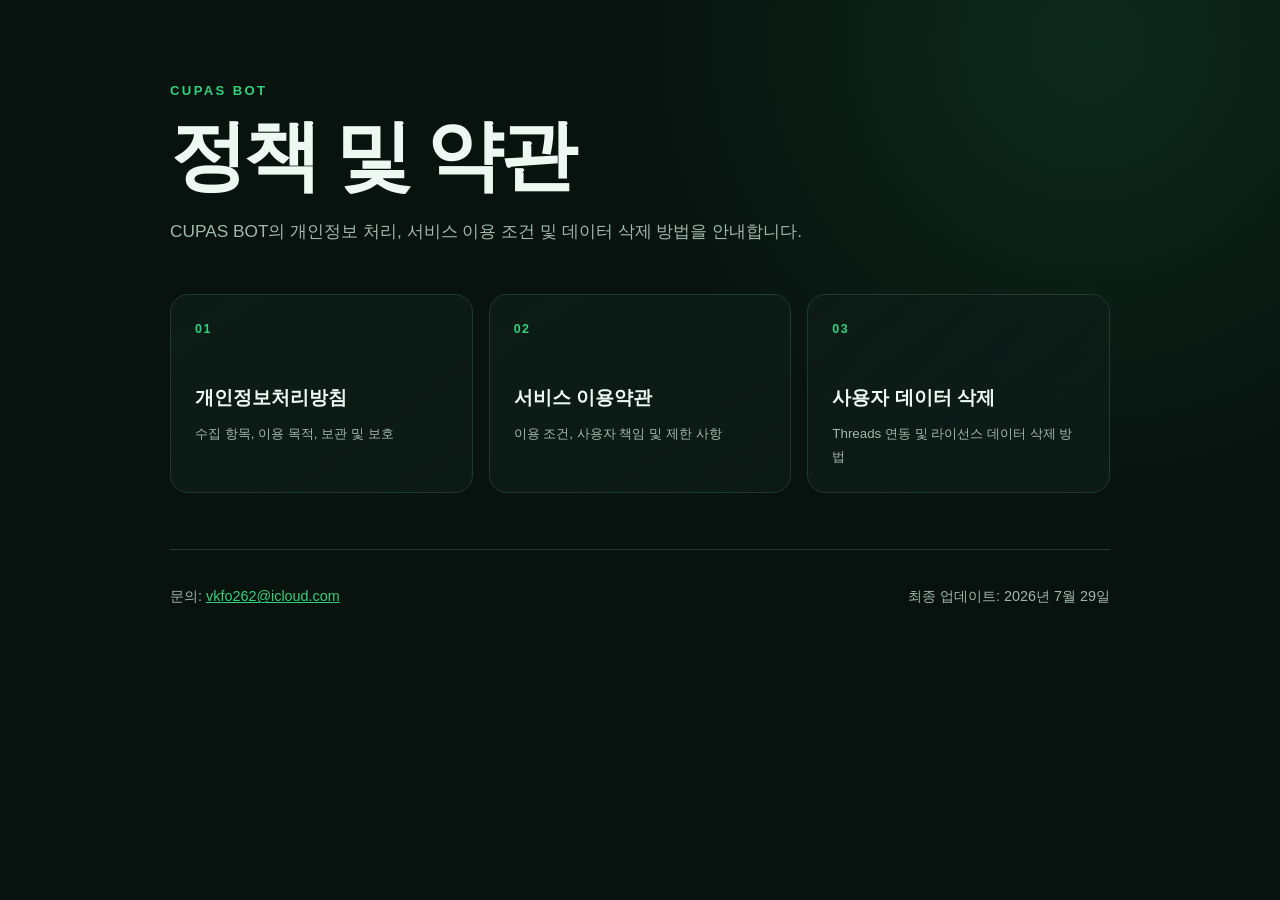
<file: index.html>
<!doctype html>
<html lang="ko">
<head>
  <meta charset="utf-8">
  <meta name="viewport" content="width=device-width, initial-scale=1">
  <meta name="description" content="CUPAS BOT 개인정보처리방침, 서비스 이용약관 및 사용자 데이터 삭제 안내">
  <title>CUPAS BOT | 정책 및 약관</title>
  <link rel="stylesheet" href="styles.css">
</head>
<body>
  <main class="shell">
    <header class="hero">
      <p class="eyebrow">CUPAS BOT</p>
      <h1>정책 및 약관</h1>
      <p class="lead">CUPAS BOT의 개인정보 처리, 서비스 이용 조건 및 데이터 삭제 방법을 안내합니다.</p>
    </header>

    <nav class="cards" aria-label="정책 문서">
      <a class="card" href="privacy.html">
        <span>01</span>
        <strong>개인정보처리방침</strong>
        <small>수집 항목, 이용 목적, 보관 및 보호</small>
      </a>
      <a class="card" href="terms.html">
        <span>02</span>
        <strong>서비스 이용약관</strong>
        <small>이용 조건, 사용자 책임 및 제한 사항</small>
      </a>
      <a class="card" href="deletion.html">
        <span>03</span>
        <strong>사용자 데이터 삭제</strong>
        <small>Threads 연동 및 라이선스 데이터 삭제 방법</small>
      </a>
    </nav>

    <footer>
      <p>문의: <a href="mailto:vkfo262@icloud.com">vkfo262@icloud.com</a></p>
      <p>최종 업데이트: 2026년 7월 29일</p>
    </footer>
  </main>
</body>
</html>
</file>
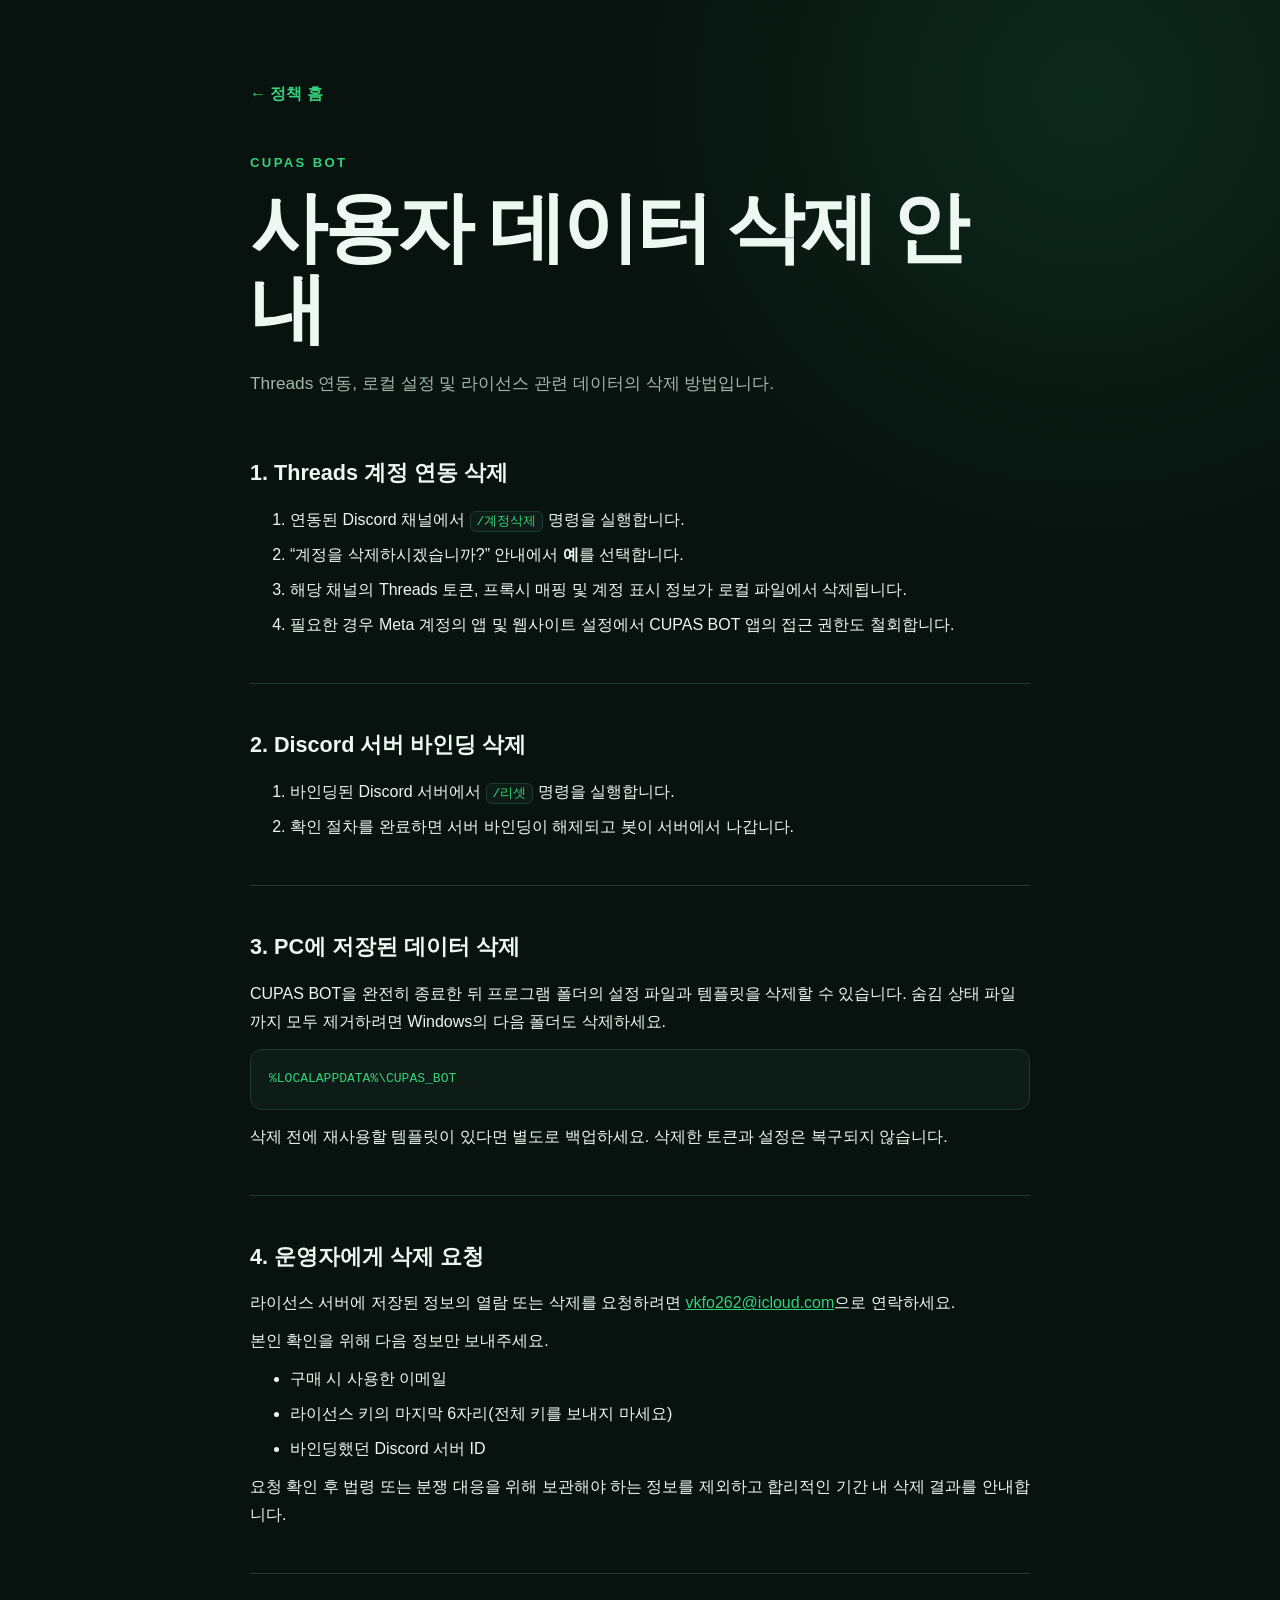
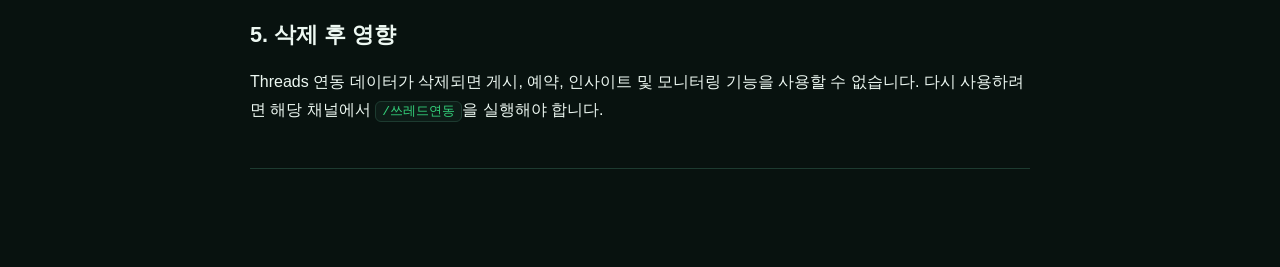
<file: deletion.html>
<!doctype html>
<html lang="ko">
<head>
  <meta charset="utf-8">
  <meta name="viewport" content="width=device-width, initial-scale=1">
  <meta name="description" content="CUPAS BOT 사용자 데이터 삭제 안내">
  <title>사용자 데이터 삭제 | CUPAS BOT</title>
  <link rel="stylesheet" href="styles.css">
</head>
<body>
  <main class="shell document">
    <a class="back" href="index.html">← 정책 홈</a>
    <header>
      <p class="eyebrow">CUPAS BOT</p>
      <h1>사용자 데이터 삭제 안내</h1>
      <p class="lead">Threads 연동, 로컬 설정 및 라이선스 관련 데이터의 삭제 방법입니다.</p>
    </header>

    <section>
      <h2>1. Threads 계정 연동 삭제</h2>
      <ol>
        <li>연동된 Discord 채널에서 <code>/계정삭제</code> 명령을 실행합니다.</li>
        <li>“계정을 삭제하시겠습니까?” 안내에서 <strong>예</strong>를 선택합니다.</li>
        <li>해당 채널의 Threads 토큰, 프록시 매핑 및 계정 표시 정보가 로컬 파일에서 삭제됩니다.</li>
        <li>필요한 경우 Meta 계정의 앱 및 웹사이트 설정에서 CUPAS BOT 앱의 접근 권한도 철회합니다.</li>
      </ol>
    </section>

    <section>
      <h2>2. Discord 서버 바인딩 삭제</h2>
      <ol>
        <li>바인딩된 Discord 서버에서 <code>/리셋</code> 명령을 실행합니다.</li>
        <li>확인 절차를 완료하면 서버 바인딩이 해제되고 봇이 서버에서 나갑니다.</li>
      </ol>
    </section>

    <section>
      <h2>3. PC에 저장된 데이터 삭제</h2>
      <p>CUPAS BOT을 완전히 종료한 뒤 프로그램 폴더의 설정 파일과 템플릿을 삭제할 수 있습니다. 숨김 상태 파일까지 모두 제거하려면 Windows의 다음 폴더도 삭제하세요.</p>
      <pre><code>%LOCALAPPDATA%\CUPAS_BOT</code></pre>
      <p>삭제 전에 재사용할 템플릿이 있다면 별도로 백업하세요. 삭제한 토큰과 설정은 복구되지 않습니다.</p>
    </section>

    <section>
      <h2>4. 운영자에게 삭제 요청</h2>
      <p>라이선스 서버에 저장된 정보의 열람 또는 삭제를 요청하려면 <a href="mailto:vkfo262@icloud.com">vkfo262@icloud.com</a>으로 연락하세요.</p>
      <p>본인 확인을 위해 다음 정보만 보내주세요.</p>
      <ul>
        <li>구매 시 사용한 이메일</li>
        <li>라이선스 키의 마지막 6자리(전체 키를 보내지 마세요)</li>
        <li>바인딩했던 Discord 서버 ID</li>
      </ul>
      <p>요청 확인 후 법령 또는 분쟁 대응을 위해 보관해야 하는 정보를 제외하고 합리적인 기간 내 삭제 결과를 안내합니다.</p>
    </section>

    <section>
      <h2>5. 삭제 후 영향</h2>
      <p>Threads 연동 데이터가 삭제되면 게시, 예약, 인사이트 및 모니터링 기능을 사용할 수 없습니다. 다시 사용하려면 해당 채널에서 <code>/쓰레드연동</code>을 실행해야 합니다.</p>
    </section>
  </main>
</body>
</html>
</file>
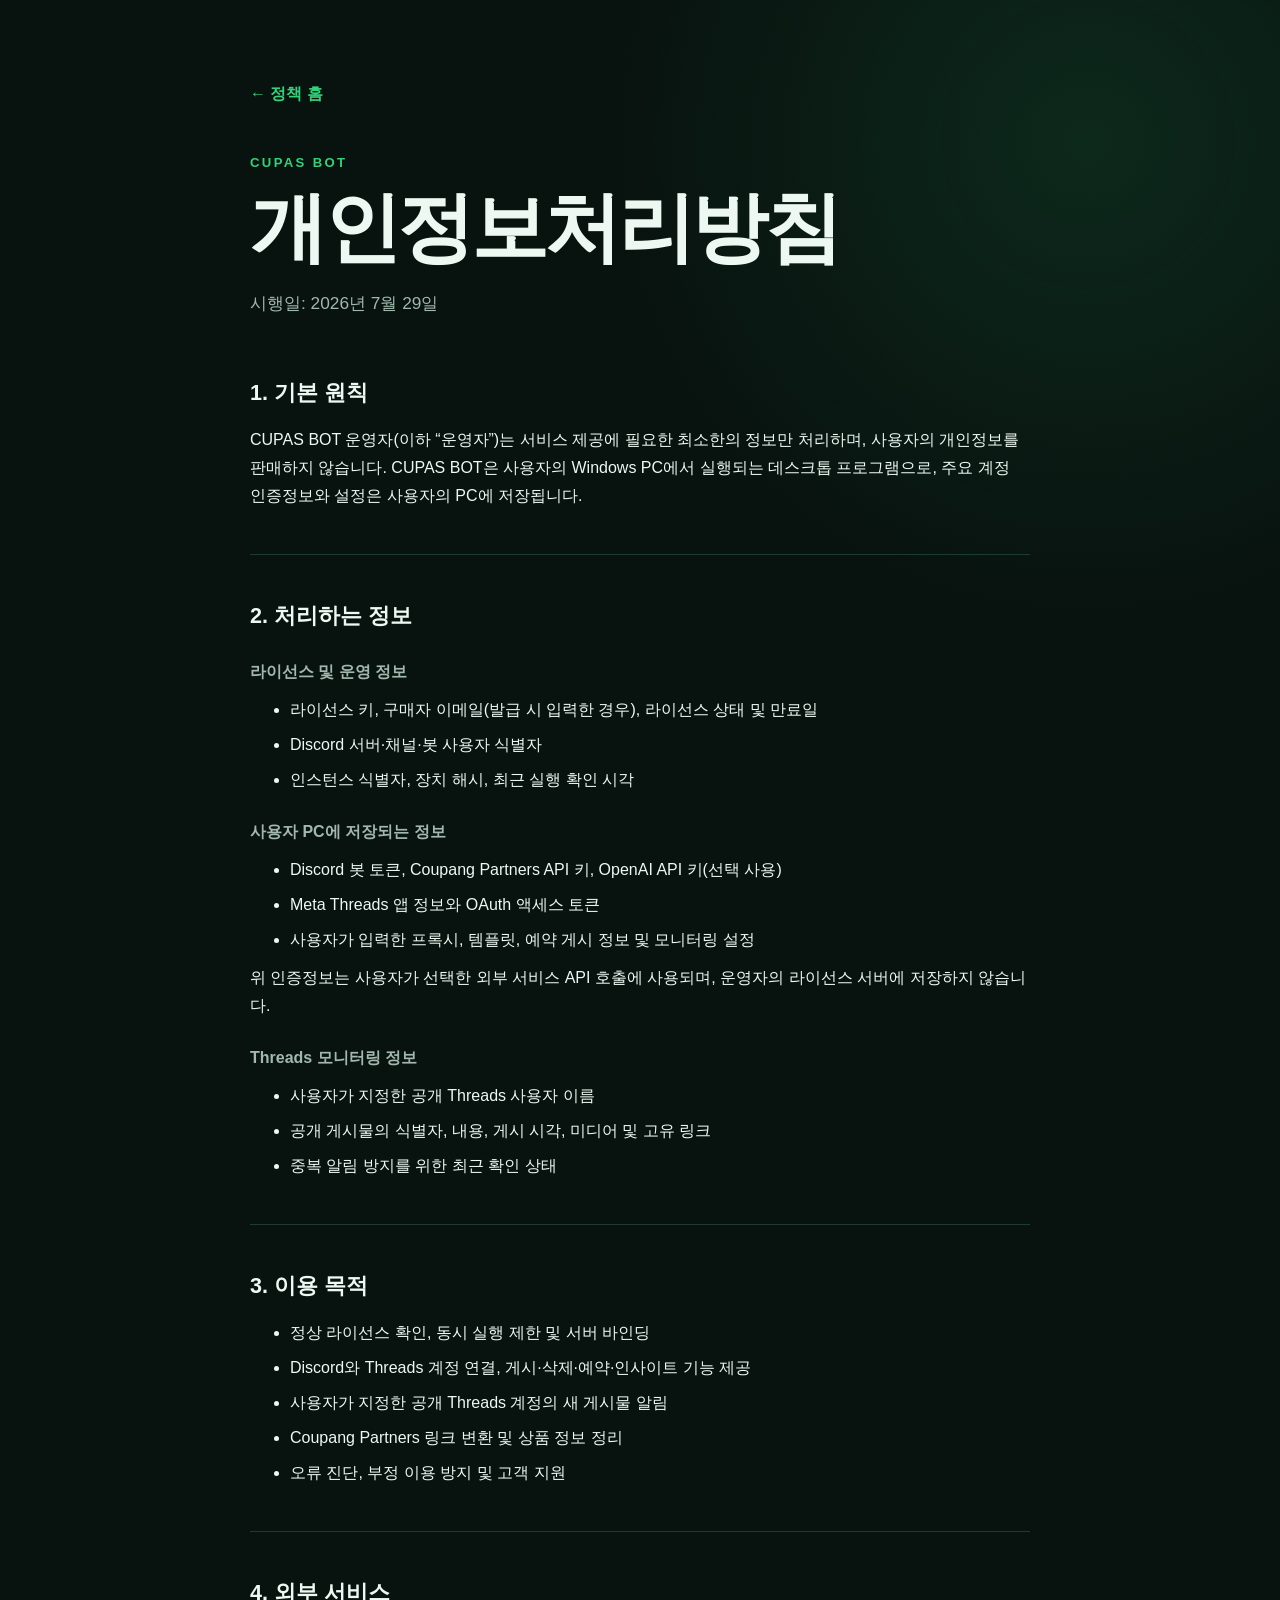
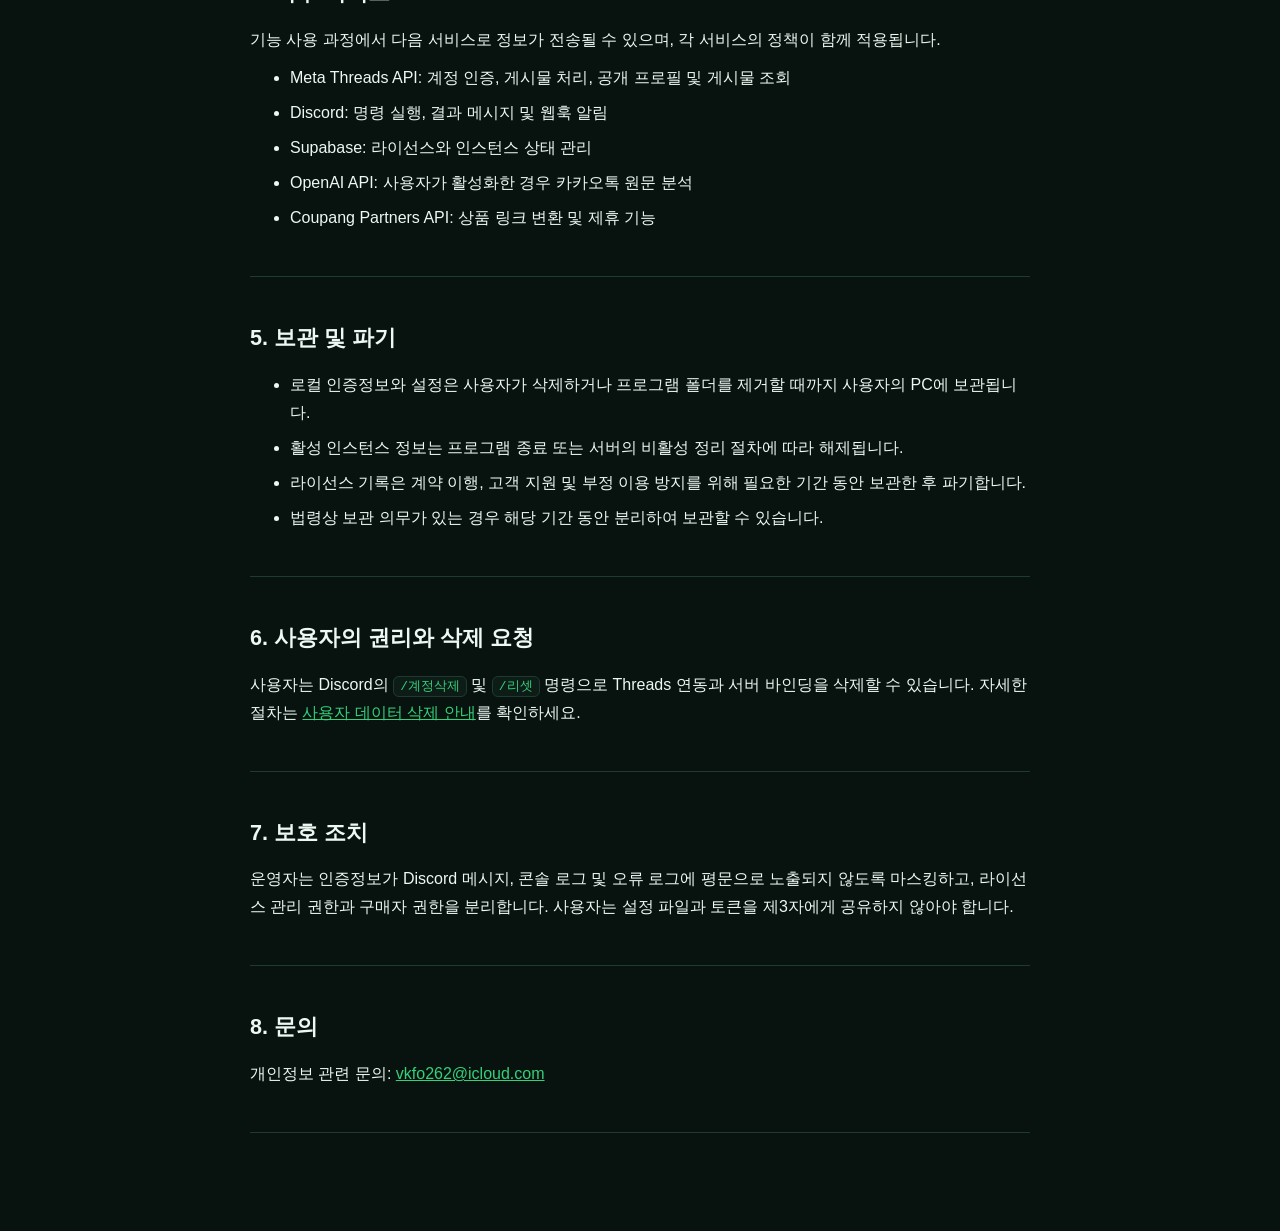
<file: privacy.html>
<!doctype html>
<html lang="ko">
<head>
  <meta charset="utf-8">
  <meta name="viewport" content="width=device-width, initial-scale=1">
  <meta name="description" content="CUPAS BOT 개인정보처리방침">
  <title>개인정보처리방침 | CUPAS BOT</title>
  <link rel="stylesheet" href="styles.css">
</head>
<body>
  <main class="shell document">
    <a class="back" href="index.html">← 정책 홈</a>
    <header>
      <p class="eyebrow">CUPAS BOT</p>
      <h1>개인정보처리방침</h1>
      <p class="lead">시행일: 2026년 7월 29일</p>
    </header>

    <section>
      <h2>1. 기본 원칙</h2>
      <p>CUPAS BOT 운영자(이하 “운영자”)는 서비스 제공에 필요한 최소한의 정보만 처리하며, 사용자의 개인정보를 판매하지 않습니다. CUPAS BOT은 사용자의 Windows PC에서 실행되는 데스크톱 프로그램으로, 주요 계정 인증정보와 설정은 사용자의 PC에 저장됩니다.</p>
    </section>

    <section>
      <h2>2. 처리하는 정보</h2>
      <h3>라이선스 및 운영 정보</h3>
      <ul>
        <li>라이선스 키, 구매자 이메일(발급 시 입력한 경우), 라이선스 상태 및 만료일</li>
        <li>Discord 서버·채널·봇 사용자 식별자</li>
        <li>인스턴스 식별자, 장치 해시, 최근 실행 확인 시각</li>
      </ul>
      <h3>사용자 PC에 저장되는 정보</h3>
      <ul>
        <li>Discord 봇 토큰, Coupang Partners API 키, OpenAI API 키(선택 사용)</li>
        <li>Meta Threads 앱 정보와 OAuth 액세스 토큰</li>
        <li>사용자가 입력한 프록시, 템플릿, 예약 게시 정보 및 모니터링 설정</li>
      </ul>
      <p>위 인증정보는 사용자가 선택한 외부 서비스 API 호출에 사용되며, 운영자의 라이선스 서버에 저장하지 않습니다.</p>
      <h3>Threads 모니터링 정보</h3>
      <ul>
        <li>사용자가 지정한 공개 Threads 사용자 이름</li>
        <li>공개 게시물의 식별자, 내용, 게시 시각, 미디어 및 고유 링크</li>
        <li>중복 알림 방지를 위한 최근 확인 상태</li>
      </ul>
    </section>

    <section>
      <h2>3. 이용 목적</h2>
      <ul>
        <li>정상 라이선스 확인, 동시 실행 제한 및 서버 바인딩</li>
        <li>Discord와 Threads 계정 연결, 게시·삭제·예약·인사이트 기능 제공</li>
        <li>사용자가 지정한 공개 Threads 계정의 새 게시물 알림</li>
        <li>Coupang Partners 링크 변환 및 상품 정보 정리</li>
        <li>오류 진단, 부정 이용 방지 및 고객 지원</li>
      </ul>
    </section>

    <section>
      <h2>4. 외부 서비스</h2>
      <p>기능 사용 과정에서 다음 서비스로 정보가 전송될 수 있으며, 각 서비스의 정책이 함께 적용됩니다.</p>
      <ul>
        <li>Meta Threads API: 계정 인증, 게시물 처리, 공개 프로필 및 게시물 조회</li>
        <li>Discord: 명령 실행, 결과 메시지 및 웹훅 알림</li>
        <li>Supabase: 라이선스와 인스턴스 상태 관리</li>
        <li>OpenAI API: 사용자가 활성화한 경우 카카오톡 원문 분석</li>
        <li>Coupang Partners API: 상품 링크 변환 및 제휴 기능</li>
      </ul>
    </section>

    <section>
      <h2>5. 보관 및 파기</h2>
      <ul>
        <li>로컬 인증정보와 설정은 사용자가 삭제하거나 프로그램 폴더를 제거할 때까지 사용자의 PC에 보관됩니다.</li>
        <li>활성 인스턴스 정보는 프로그램 종료 또는 서버의 비활성 정리 절차에 따라 해제됩니다.</li>
        <li>라이선스 기록은 계약 이행, 고객 지원 및 부정 이용 방지를 위해 필요한 기간 동안 보관한 후 파기합니다.</li>
        <li>법령상 보관 의무가 있는 경우 해당 기간 동안 분리하여 보관할 수 있습니다.</li>
      </ul>
    </section>

    <section>
      <h2>6. 사용자의 권리와 삭제 요청</h2>
      <p>사용자는 Discord의 <code>/계정삭제</code> 및 <code>/리셋</code> 명령으로 Threads 연동과 서버 바인딩을 삭제할 수 있습니다. 자세한 절차는 <a href="deletion.html">사용자 데이터 삭제 안내</a>를 확인하세요.</p>
    </section>

    <section>
      <h2>7. 보호 조치</h2>
      <p>운영자는 인증정보가 Discord 메시지, 콘솔 로그 및 오류 로그에 평문으로 노출되지 않도록 마스킹하고, 라이선스 관리 권한과 구매자 권한을 분리합니다. 사용자는 설정 파일과 토큰을 제3자에게 공유하지 않아야 합니다.</p>
    </section>

    <section>
      <h2>8. 문의</h2>
      <p>개인정보 관련 문의: <a href="mailto:vkfo262@icloud.com">vkfo262@icloud.com</a></p>
    </section>
  </main>
</body>
</html>
</file>
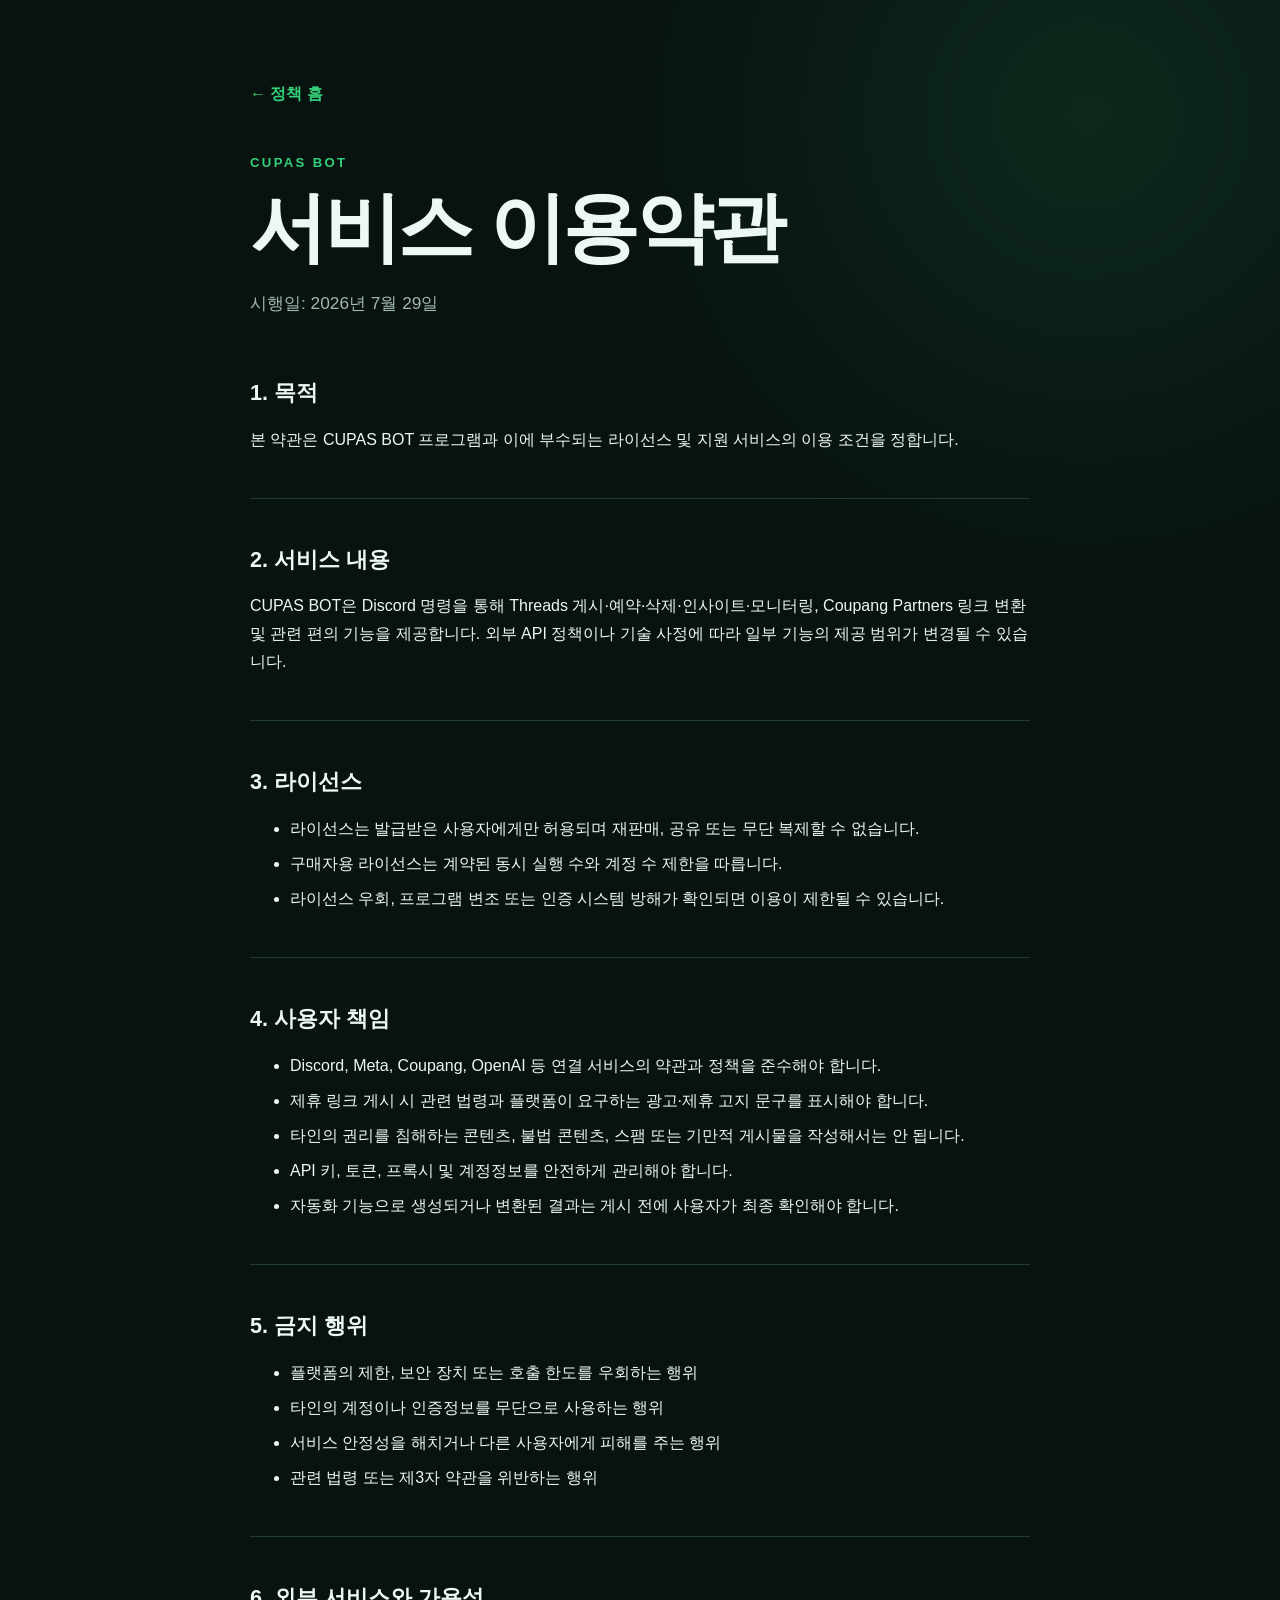
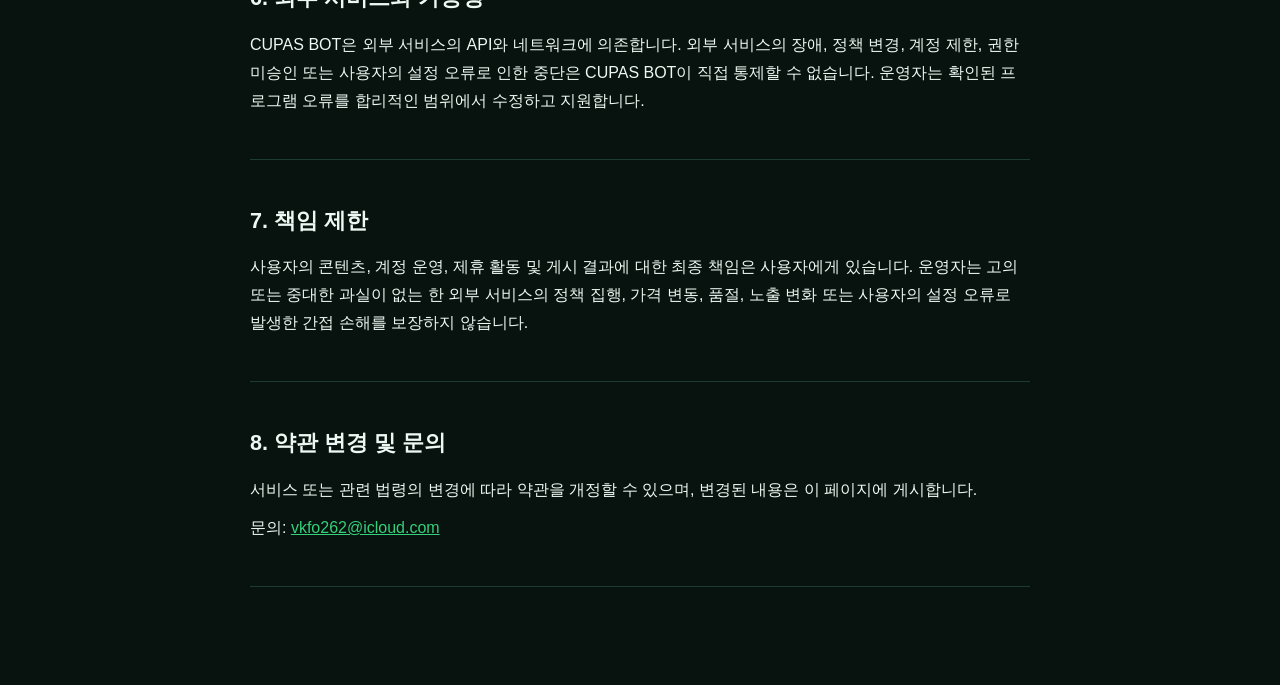
<file: terms.html>
<!doctype html>
<html lang="ko">
<head>
  <meta charset="utf-8">
  <meta name="viewport" content="width=device-width, initial-scale=1">
  <meta name="description" content="CUPAS BOT 서비스 이용약관">
  <title>서비스 이용약관 | CUPAS BOT</title>
  <link rel="stylesheet" href="styles.css">
</head>
<body>
  <main class="shell document">
    <a class="back" href="index.html">← 정책 홈</a>
    <header>
      <p class="eyebrow">CUPAS BOT</p>
      <h1>서비스 이용약관</h1>
      <p class="lead">시행일: 2026년 7월 29일</p>
    </header>

    <section>
      <h2>1. 목적</h2>
      <p>본 약관은 CUPAS BOT 프로그램과 이에 부수되는 라이선스 및 지원 서비스의 이용 조건을 정합니다.</p>
    </section>

    <section>
      <h2>2. 서비스 내용</h2>
      <p>CUPAS BOT은 Discord 명령을 통해 Threads 게시·예약·삭제·인사이트·모니터링, Coupang Partners 링크 변환 및 관련 편의 기능을 제공합니다. 외부 API 정책이나 기술 사정에 따라 일부 기능의 제공 범위가 변경될 수 있습니다.</p>
    </section>

    <section>
      <h2>3. 라이선스</h2>
      <ul>
        <li>라이선스는 발급받은 사용자에게만 허용되며 재판매, 공유 또는 무단 복제할 수 없습니다.</li>
        <li>구매자용 라이선스는 계약된 동시 실행 수와 계정 수 제한을 따릅니다.</li>
        <li>라이선스 우회, 프로그램 변조 또는 인증 시스템 방해가 확인되면 이용이 제한될 수 있습니다.</li>
      </ul>
    </section>

    <section>
      <h2>4. 사용자 책임</h2>
      <ul>
        <li>Discord, Meta, Coupang, OpenAI 등 연결 서비스의 약관과 정책을 준수해야 합니다.</li>
        <li>제휴 링크 게시 시 관련 법령과 플랫폼이 요구하는 광고·제휴 고지 문구를 표시해야 합니다.</li>
        <li>타인의 권리를 침해하는 콘텐츠, 불법 콘텐츠, 스팸 또는 기만적 게시물을 작성해서는 안 됩니다.</li>
        <li>API 키, 토큰, 프록시 및 계정정보를 안전하게 관리해야 합니다.</li>
        <li>자동화 기능으로 생성되거나 변환된 결과는 게시 전에 사용자가 최종 확인해야 합니다.</li>
      </ul>
    </section>

    <section>
      <h2>5. 금지 행위</h2>
      <ul>
        <li>플랫폼의 제한, 보안 장치 또는 호출 한도를 우회하는 행위</li>
        <li>타인의 계정이나 인증정보를 무단으로 사용하는 행위</li>
        <li>서비스 안정성을 해치거나 다른 사용자에게 피해를 주는 행위</li>
        <li>관련 법령 또는 제3자 약관을 위반하는 행위</li>
      </ul>
    </section>

    <section>
      <h2>6. 외부 서비스와 가용성</h2>
      <p>CUPAS BOT은 외부 서비스의 API와 네트워크에 의존합니다. 외부 서비스의 장애, 정책 변경, 계정 제한, 권한 미승인 또는 사용자의 설정 오류로 인한 중단은 CUPAS BOT이 직접 통제할 수 없습니다. 운영자는 확인된 프로그램 오류를 합리적인 범위에서 수정하고 지원합니다.</p>
    </section>

    <section>
      <h2>7. 책임 제한</h2>
      <p>사용자의 콘텐츠, 계정 운영, 제휴 활동 및 게시 결과에 대한 최종 책임은 사용자에게 있습니다. 운영자는 고의 또는 중대한 과실이 없는 한 외부 서비스의 정책 집행, 가격 변동, 품절, 노출 변화 또는 사용자의 설정 오류로 발생한 간접 손해를 보장하지 않습니다.</p>
    </section>

    <section>
      <h2>8. 약관 변경 및 문의</h2>
      <p>서비스 또는 관련 법령의 변경에 따라 약관을 개정할 수 있으며, 변경된 내용은 이 페이지에 게시합니다.</p>
      <p>문의: <a href="mailto:vkfo262@icloud.com">vkfo262@icloud.com</a></p>
    </section>
  </main>
</body>
</html>
</file>
<file: styles.css>
:root {
  color-scheme: dark;
  --bg: #08120f;
  --panel: #0d1c17;
  --line: #1d3b30;
  --text: #edf8f2;
  --muted: #a1b8ad;
  --accent: #34d17b;
  --accent-soft: rgba(52, 209, 123, 0.12);
}

* {
  box-sizing: border-box;
}

html {
  font-family: "Segoe UI", "Apple SD Gothic Neo", "Noto Sans KR", sans-serif;
  background: var(--bg);
  color: var(--text);
  line-height: 1.75;
}

body {
  margin: 0;
  min-height: 100vh;
  background:
    radial-gradient(circle at 85% 5%, rgba(52, 209, 123, 0.12), transparent 30rem),
    var(--bg);
}

a {
  color: var(--accent);
}

.shell {
  width: min(940px, calc(100% - 40px));
  margin: 0 auto;
  padding: 80px 0 56px;
}

.hero {
  max-width: 700px;
  padding-bottom: 48px;
}

.eyebrow {
  margin: 0 0 12px;
  color: var(--accent);
  font-size: 0.82rem;
  font-weight: 800;
  letter-spacing: 0.18em;
}

h1 {
  margin: 0;
  font-size: clamp(2.4rem, 8vw, 4.8rem);
  line-height: 1.05;
  letter-spacing: -0.045em;
}

.lead {
  margin: 20px 0 0;
  color: var(--muted);
  font-size: 1.08rem;
}

.cards {
  display: grid;
  grid-template-columns: repeat(3, 1fr);
  gap: 16px;
}

.card {
  min-height: 190px;
  padding: 24px;
  border: 1px solid var(--line);
  border-radius: 18px;
  background: linear-gradient(145deg, var(--panel), rgba(13, 28, 23, 0.72));
  color: var(--text);
  text-decoration: none;
  transition: border-color 160ms ease, transform 160ms ease, background 160ms ease;
}

.card:hover {
  transform: translateY(-3px);
  border-color: var(--accent);
  background: var(--accent-soft);
}

.card span {
  display: block;
  color: var(--accent);
  font-size: 0.78rem;
  font-weight: 800;
  letter-spacing: 0.12em;
}

.card strong,
.card small {
  display: block;
}

.card strong {
  margin-top: 40px;
  font-size: 1.18rem;
}

.card small {
  margin-top: 8px;
  color: var(--muted);
}

.document {
  max-width: 780px;
}

.document header {
  margin: 44px 0 56px;
}

.back {
  text-decoration: none;
  font-weight: 700;
}

section {
  margin: 0 0 42px;
  padding-bottom: 34px;
  border-bottom: 1px solid var(--line);
}

h2 {
  margin: 0 0 14px;
  font-size: 1.35rem;
}

h3 {
  margin: 24px 0 8px;
  color: var(--muted);
  font-size: 1rem;
}

p,
ul,
ol {
  margin: 10px 0;
}

li + li {
  margin-top: 7px;
}

code {
  padding: 2px 6px;
  border: 1px solid var(--line);
  border-radius: 6px;
  background: var(--panel);
  color: var(--accent);
}

pre {
  overflow-x: auto;
  padding: 18px;
  border: 1px solid var(--line);
  border-radius: 12px;
  background: var(--panel);
}

pre code {
  padding: 0;
  border: 0;
}

footer {
  display: flex;
  justify-content: space-between;
  gap: 20px;
  margin-top: 56px;
  padding-top: 24px;
  border-top: 1px solid var(--line);
  color: var(--muted);
  font-size: 0.9rem;
}

@media (max-width: 720px) {
  .shell {
    width: min(100% - 28px, 940px);
    padding-top: 48px;
  }

  .cards {
    grid-template-columns: 1fr;
  }

  .card {
    min-height: 150px;
  }

  .card strong {
    margin-top: 24px;
  }

  footer {
    display: block;
  }
}
</file>
